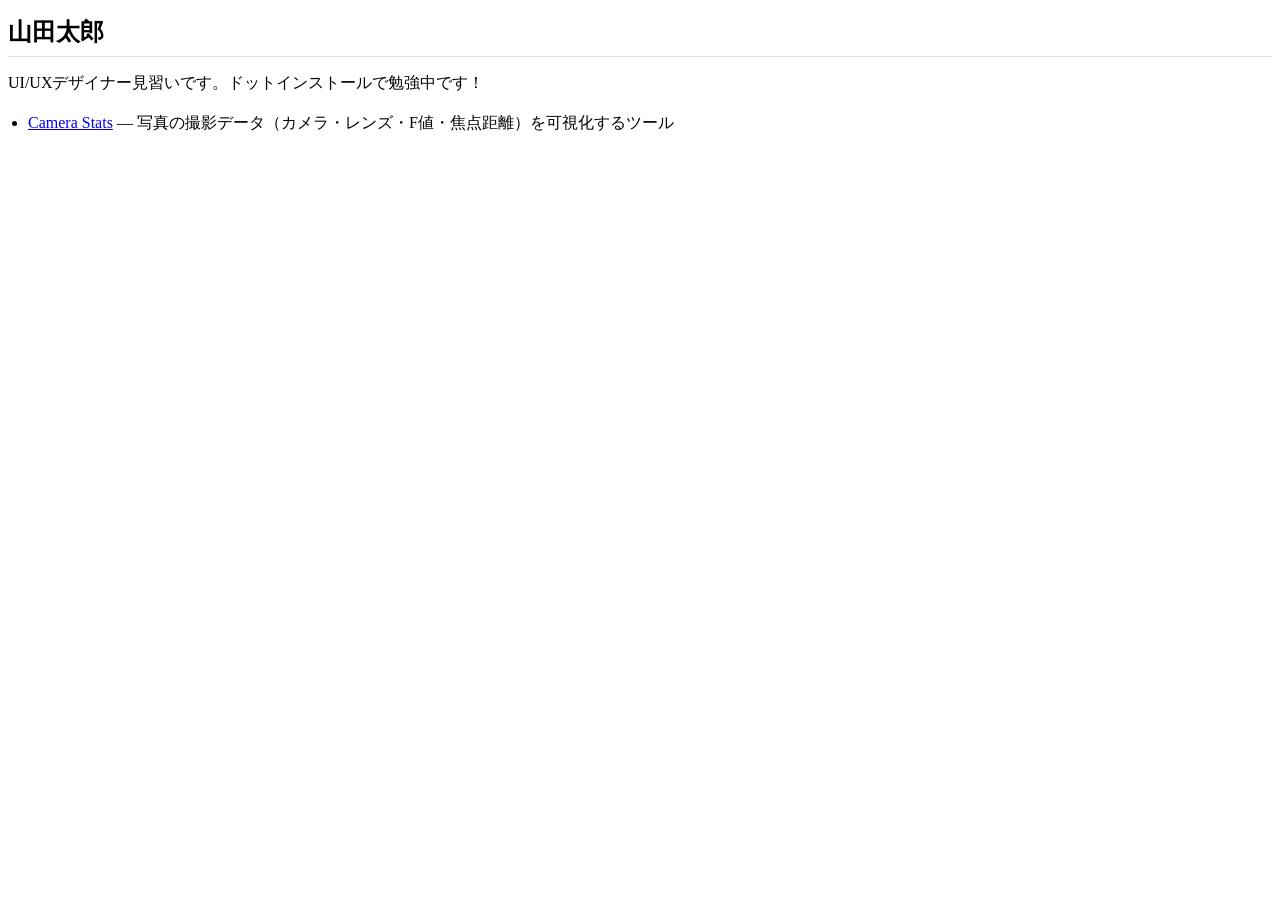
<file: index.html>
<!DOCTYPE html>
<html lang="ja">
  <head>
    <meta charset="utf-8">
    <title>山田太郎のポートフォリオサイト</title>
    <link rel="stylesheet" href="css/styles.css">
  </head>
  <body>
    <h1>山田太郎</h1>
    <p>UI/UXデザイナー見習いです。ドットインストールで勉強中です！</p>
    <ul>
      <li><a href="camera/">Camera Stats</a> — 写真の撮影データ（カメラ・レンズ・F値・焦点距離）を可視化するツール</li>
    </ul>
  </body>
</html>
</file>
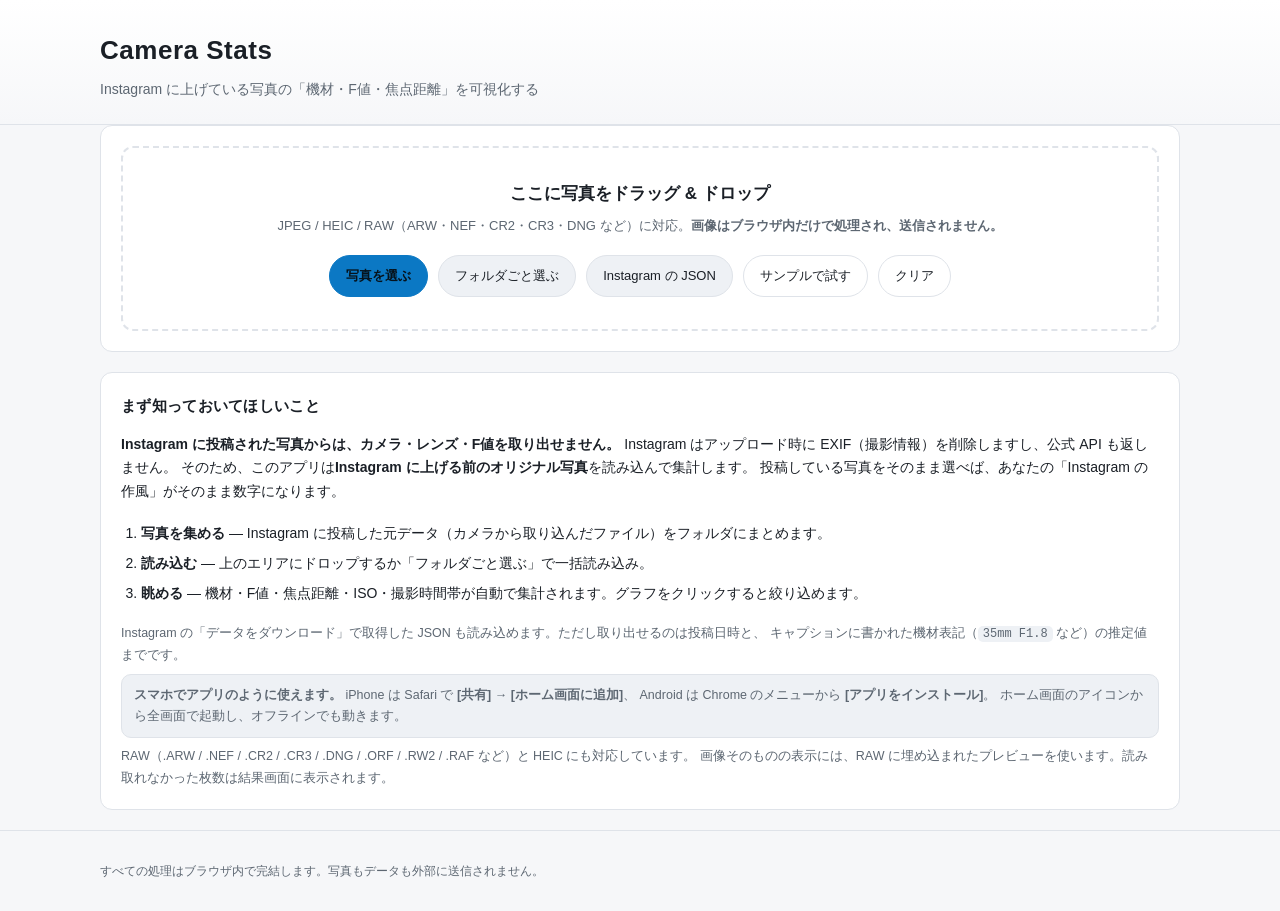
<file: camera/index.html>
<!DOCTYPE html>
<html lang="ja">
<head>
  <meta charset="utf-8">
  <meta name="viewport" content="width=device-width, initial-scale=1, viewport-fit=cover">
  <title>Camera Stats — 写真の撮影データ可視化</title>
  <meta name="description" content="手元の写真の EXIF（カメラ・レンズ・F値・焦点距離・ISO）をブラウザだけで集計して可視化します。画像はアップロードされません。">
  <link rel="stylesheet" href="css/app.css">

  <!-- ホーム画面に追加してアプリのように使うための設定 -->
  <link rel="manifest" href="manifest.webmanifest">
  <link rel="apple-touch-icon" href="icons/apple-touch-icon.png">
  <link rel="icon" href="icons/icon-192.png" type="image/png">
  <meta name="apple-mobile-web-app-capable" content="yes">
  <meta name="mobile-web-app-capable" content="yes">
  <meta name="apple-mobile-web-app-title" content="Camera Stats">
  <meta name="theme-color" content="#f6f7f9" media="(prefers-color-scheme: light)">
  <meta name="theme-color" content="#0e1116" media="(prefers-color-scheme: dark)">
</head>
<body>
  <header class="site-header">
    <div class="wrap">
      <h1>Camera Stats</h1>
      <p class="tagline">Instagram に上げている写真の「機材・F値・焦点距離」を可視化する</p>
    </div>
  </header>

  <main class="wrap">
    <section class="panel loader">
      <div id="dropzone" class="dropzone">
        <p class="dropzone-title">
          <span class="only-pointer">ここに写真をドラッグ &amp; ドロップ</span>
          <span class="only-touch">写真を選んで撮影データを集計</span>
        </p>
        <p class="dropzone-note">JPEG / HEIC / RAW（ARW・NEF・CR2・CR3・DNG など）に対応。<strong>画像はブラウザ内だけで処理され、送信されません。</strong></p>
        <div class="actions">
          <label class="btn btn-primary">
            写真を選ぶ
            <input type="file" id="fileInput"
                   accept="image/*,.heic,.heif,.dng,.arw,.sr2,.cr2,.cr3,.nef,.nrw,.raf,.orf,.rw2,.pef,.srw"
                   multiple hidden>
          </label>
          <label class="btn only-pointer">
            フォルダごと選ぶ
            <input type="file" id="folderInput" webkitdirectory directory multiple hidden>
          </label>
          <label class="btn">
            Instagram の JSON
            <input type="file" id="jsonInput" accept=".json,application/json" hidden>
          </label>
          <button type="button" class="btn btn-ghost" id="sampleBtn">サンプルで試す</button>
          <button type="button" class="btn btn-ghost" id="clearBtn">クリア</button>
        </div>
      </div>

      <div class="progress" id="progress" hidden>
        <div class="progress-track"><div class="progress-bar" id="progressBar"></div></div>
        <p class="progress-text" id="progressText"></p>
      </div>

      <p class="alert" id="errorBox" hidden></p>
    </section>

    <section class="panel intro" id="intro">
      <h2>まず知っておいてほしいこと</h2>
      <p class="lead">
        <strong>Instagram に投稿された写真からは、カメラ・レンズ・F値を取り出せません。</strong>
        Instagram はアップロード時に EXIF（撮影情報）を削除しますし、公式 API も返しません。
        そのため、このアプリは<strong>Instagram に上げる前のオリジナル写真</strong>を読み込んで集計します。
        投稿している写真をそのまま選べば、あなたの「Instagram の作風」がそのまま数字になります。
      </p>
      <ol class="steps">
        <li><strong>写真を集める</strong> — Instagram に投稿した元データ（カメラから取り込んだファイル）をフォルダにまとめます。</li>
        <li><strong>読み込む</strong> — 上のエリアにドロップするか「フォルダごと選ぶ」で一括読み込み。</li>
        <li><strong>眺める</strong> — 機材・F値・焦点距離・ISO・撮影時間帯が自動で集計されます。グラフをクリックすると絞り込めます。</li>
      </ol>
      <p class="fineprint">
        Instagram の「データをダウンロード」で取得した JSON も読み込めます。ただし取り出せるのは投稿日時と、
        キャプションに書かれた機材表記（<code>35mm F1.8</code> など）の推定値までです。
      </p>
      <p class="fineprint install-hint" id="installHint" hidden>
        <strong>スマホでアプリのように使えます。</strong>
        iPhone は Safari で <strong>[共有] → [ホーム画面に追加]</strong>、
        Android は Chrome のメニューから <strong>[アプリをインストール]</strong>。
        ホーム画面のアイコンから全画面で起動し、オフラインでも動きます。
      </p>
      <p class="fineprint">
        RAW（.ARW / .NEF / .CR2 / .CR3 / .DNG / .ORF / .RW2 / .RAF など）と HEIC にも対応しています。
        画像そのものの表示には、RAW に埋め込まれたプレビューを使います。読み取れなかった枚数は結果画面に表示されます。
      </p>
    </section>

    <div id="results" hidden>
      <div id="filterBar" class="filter-bar" hidden></div>

      <section class="stats" id="summary"></section>

      <p class="alert alert-info" id="noExifNote" hidden></p>
      <div class="alert alert-info" id="previewNote" hidden></div>

      <div class="grid">
        <section class="panel card">
          <h2>カメラボディ</h2>
          <p class="card-note">クリックでそのカメラだけに絞り込み</p>
          <div id="chartCamera"></div>
        </section>

        <section class="panel card">
          <h2>レンズ</h2>
          <p class="card-note">クリックでそのレンズだけに絞り込み</p>
          <div id="chartLens"></div>
        </section>

        <section class="panel card card-wide">
          <h2>焦点距離</h2>
          <label class="toggle">
            <input type="checkbox" id="focalToggle">
            <span>35mm換算で見る</span>
          </label>
          <div id="chartFocal"></div>
        </section>

        <section class="panel card">
          <h2>F値（絞り）</h2>
          <p class="card-note">数字が小さいほど背景がボケる設定</p>
          <div id="chartAperture"></div>
        </section>

        <section class="panel card">
          <h2>ISO 感度</h2>
          <div id="chartIso"></div>
        </section>

        <section class="panel card">
          <h2>シャッター速度</h2>
          <div id="chartShutter"></div>
        </section>

        <section class="panel card card-wide">
          <h2>撮影した時間帯</h2>
          <p class="card-note">0〜23時。golden hour に寄っているかが分かります</p>
          <div id="chartHour"></div>
        </section>

        <section class="panel card card-wide">
          <h2>月ごとの撮影枚数</h2>
          <div id="chartMonth"></div>
        </section>
      </div>

      <section class="panel card card-wide">
        <div class="table-head">
          <h2>写真一覧 <span class="count" id="tableCount"></span>
            <span class="count">— サムネイルをクリックするとフォトカードを作れます</span></h2>
          <button type="button" class="btn btn-ghost" id="csvBtn">CSV でダウンロード</button>
        </div>
        <div class="table-wrap">
          <table>
            <thead>
              <tr>
                <th></th>
                <th data-sort="name">ファイル名</th>
                <th data-sort="camera">カメラ</th>
                <th data-sort="lens">レンズ</th>
                <th data-sort="focalLength">焦点距離</th>
                <th data-sort="fNumber">F値</th>
                <th data-sort="exposureTime">SS</th>
                <th data-sort="iso">ISO</th>
                <th data-sort="dateTime">撮影日時</th>
              </tr>
            </thead>
            <tbody id="tableBody"></tbody>
          </table>
        </div>
      </section>
    </div>
  </main>

  <footer class="site-footer">
    <div class="wrap">
      <p>すべての処理はブラウザ内で完結します。写真もデータも外部に送信されません。</p>
    </div>
  </footer>

  <div class="modal" id="cardModal" hidden>
    <div class="modal-box" role="dialog" aria-label="フォトカードを作る">
      <div class="modal-head">
        <h2>フォトカードを作る</h2>
        <button type="button" class="btn btn-ghost" id="cardClose">閉じる</button>
      </div>

      <div class="modal-body">
        <div class="card-preview">
          <canvas id="cardCanvas"></canvas>
        </div>

        <div class="card-controls">
          <div class="control">
            <span class="control-label">向き</span>
            <div class="opts" id="cardOrientation"></div>
          </div>

          <div class="control">
            <span class="control-label">配色</span>
            <div class="opts" id="cardTheme"></div>
          </div>

          <div class="control">
            <span class="control-label">フォント</span>
            <div class="opts" id="cardFont"></div>
          </div>

          <div class="control">
            <span class="control-label">アクセント色</span>
            <div class="control-row">
              <input type="color" id="cardAccent" aria-label="アクセント色">
              <button type="button" class="btn btn-ghost" id="cardAccentReset">標準に戻す</button>
            </div>
          </div>

          <div class="control">
            <label class="control-label" for="cardTitle">タイトル（任意）</label>
            <input type="text" id="cardTitle" maxlength="40" placeholder="例: 神楽坂の夕暮れ">
          </div>

          <div class="control">
            <span class="control-label">載せる情報</span>
            <div class="items" id="cardItems"></div>
          </div>

          <p class="alert alert-info" id="cardNote" hidden>
            この写真はブラウザが直接表示できない形式のため、埋め込みプレビューを使っています。
            元の写真より解像度が低いので、カードの画質は粗くなります。
          </p>

          <button type="button" class="btn btn-primary" id="cardDownload">PNG でダウンロード</button>
          <p class="fineprint">元の写真ファイルは書き換えません。新しい画像として保存されます。</p>
        </div>
      </div>
    </div>
  </div>

  <script src="js/exif.js"></script>
  <script src="js/charts.js"></script>
  <script src="js/instagram.js"></script>
  <script src="js/card.js"></script>
  <script src="js/app.js"></script>
  <script>
    // オフラインで動かすためのサービスワーカー（対応していない環境では何もしない）
    if ('serviceWorker' in navigator) {
      window.addEventListener('load', function () {
        navigator.serviceWorker.register('sw.js').catch(function () {});
      });
    }
  </script>
</body>
</html>
</file>
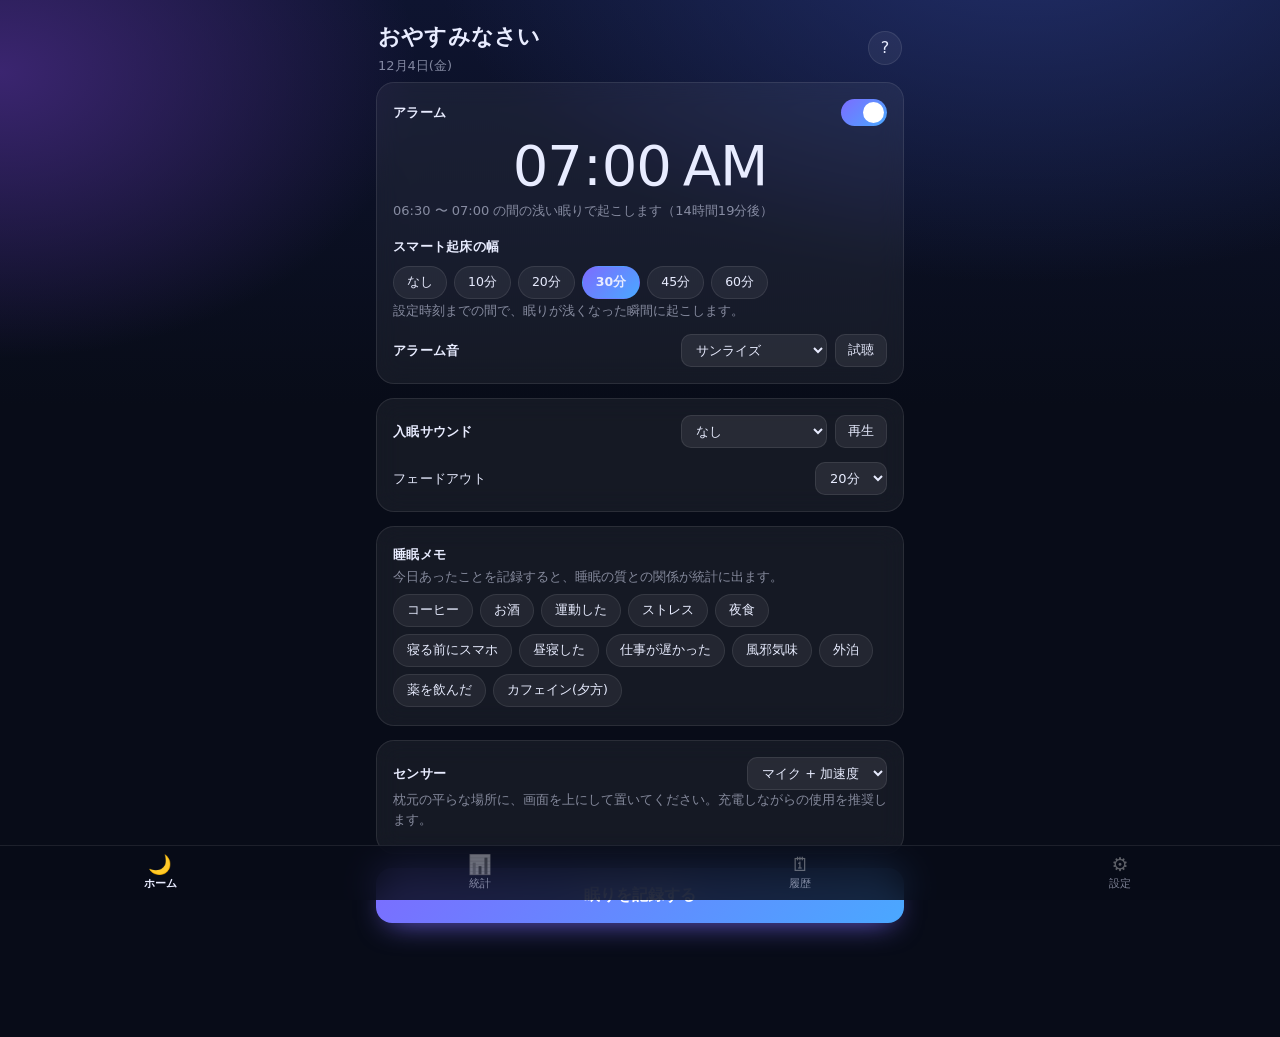
<file: sleep/index.html>
<!DOCTYPE html>
<html lang="ja">
<head>
<meta charset="utf-8">
<meta name="viewport" content="width=device-width, initial-scale=1, viewport-fit=cover, maximum-scale=1">
<title>Sleep Cycle Web - スマートアラームと睡眠分析</title>
<meta name="description" content="マイクと加速度センサーで睡眠を記録し、浅い眠りのタイミングで起こすスマートアラーム付きの睡眠アプリ。">
<meta name="theme-color" content="#0b1020">
<meta name="apple-mobile-web-app-capable" content="yes">
<meta name="apple-mobile-web-app-status-bar-style" content="black-translucent">
<meta name="apple-mobile-web-app-title" content="Sleep">
<link rel="manifest" href="manifest.webmanifest">
<link rel="icon" href="icons/icon.svg" type="image/svg+xml">
<link rel="apple-touch-icon" href="icons/icon-180.png">
<link rel="stylesheet" href="css/app.css">
</head>
<body>

<div id="app">

  <!-- ========================= ホーム ========================= -->
  <section class="view" id="view-home">
    <header class="app-header">
      <div>
        <h1>おやすみなさい</h1>
        <p class="sub" id="home-date"></p>
      </div>
      <button class="icon-btn" id="btn-help" aria-label="使い方">?</button>
    </header>

    <div class="card alarm-card">
      <div class="row between">
        <span class="label">アラーム</span>
        <label class="switch">
          <input type="checkbox" id="alarm-enabled" checked>
          <span class="slider"></span>
        </label>
      </div>
      <div class="alarm-time-wrap">
        <input type="time" id="alarm-time" value="07:00">
      </div>
      <p class="hint" id="alarm-hint"></p>

      <div class="field">
        <span class="label">スマート起床の幅</span>
        <div class="chips" id="window-chips">
          <button class="chip" data-v="0">なし</button>
          <button class="chip" data-v="10">10分</button>
          <button class="chip" data-v="20">20分</button>
          <button class="chip" data-v="30">30分</button>
          <button class="chip" data-v="45">45分</button>
          <button class="chip" data-v="60">60分</button>
        </div>
        <p class="hint">設定時刻までの間で、眠りが浅くなった瞬間に起こします。</p>
      </div>

      <div class="field row between">
        <span class="label">アラーム音</span>
        <div class="row gap8">
          <select id="melody"></select>
          <button class="mini-btn" id="btn-preview-melody">試聴</button>
        </div>
      </div>
    </div>

    <div class="card">
      <div class="row between">
        <span class="label">入眠サウンド</span>
        <div class="row gap8">
          <select id="aid-sound"></select>
          <button class="mini-btn" id="btn-aid-toggle">再生</button>
        </div>
      </div>
      <div class="field row between">
        <span class="label small">フェードアウト</span>
        <select id="aid-fade">
          <option value="0">なし</option>
          <option value="10">10分</option>
          <option value="20">20分</option>
          <option value="30">30分</option>
          <option value="60">60分</option>
        </select>
      </div>
    </div>

    <div class="card">
      <span class="label">睡眠メモ</span>
      <p class="hint">今日あったことを記録すると、睡眠の質との関係が統計に出ます。</p>
      <div class="chips wrap" id="note-chips"></div>
    </div>

    <div class="card sensor-card">
      <div class="row between">
        <span class="label">センサー</span>
        <select id="sensor">
          <option value="both">マイク + 加速度</option>
          <option value="mic">マイクのみ</option>
          <option value="motion">加速度のみ</option>
        </select>
      </div>
      <p class="hint">枕元の平らな場所に、画面を上にして置いてください。充電しながらの使用を推奨します。</p>
    </div>

    <button class="primary-btn" id="btn-start">眠りを記録する</button>

    <div id="home-last"></div>
    <div class="spacer"></div>
  </section>

  <!-- ========================= 統計 ========================= -->
  <section class="view" id="view-stats" hidden>
    <header class="app-header"><h1>統計</h1></header>
    <div class="range-tabs" id="range-tabs">
      <button class="range-tab" data-v="7">7日</button>
      <button class="range-tab" data-v="30">30日</button>
      <button class="range-tab" data-v="90">90日</button>
    </div>
    <div id="stats-body"></div>
    <div class="spacer"></div>
  </section>

  <!-- ========================= 履歴 ========================= -->
  <section class="view" id="view-history" hidden>
    <header class="app-header"><h1>履歴</h1></header>
    <div id="history-list"></div>
    <div class="spacer"></div>
  </section>

  <!-- ========================= 設定 ========================= -->
  <section class="view" id="view-settings" hidden>
    <header class="app-header"><h1>設定</h1></header>

    <div class="card">
      <div class="field row between">
        <span class="label">目標睡眠時間</span>
        <select id="goal-min">
          <option value="360">6時間</option>
          <option value="420">7時間</option>
          <option value="450">7時間30分</option>
          <option value="480">8時間</option>
          <option value="510">8時間30分</option>
          <option value="540">9時間</option>
        </select>
      </div>
      <div class="field row between">
        <span class="label">徐々に音量を上げる</span>
        <label class="switch"><input type="checkbox" id="set-gradual"><span class="slider"></span></label>
      </div>
      <div class="field row between">
        <span class="label">バイブレーション</span>
        <label class="switch"><input type="checkbox" id="set-vibrate"><span class="slider"></span></label>
      </div>
      <div class="field row between">
        <span class="label">スヌーズ</span>
        <label class="switch"><input type="checkbox" id="set-snooze"><span class="slider"></span></label>
      </div>
      <div class="field row between">
        <span class="label small">インテリジェントスヌーズ<br><span class="hint">押すたびに間隔が半分になります</span></span>
        <label class="switch"><input type="checkbox" id="set-snooze-smart"><span class="slider"></span></label>
      </div>
      <div class="field row between">
        <span class="label">いびき・寝言の録音</span>
        <label class="switch"><input type="checkbox" id="set-record"><span class="slider"></span></label>
      </div>
      <div class="field row between">
        <span class="label">記録中に画面を暗くする</span>
        <label class="switch"><input type="checkbox" id="set-dim"><span class="slider"></span></label>
      </div>
    </div>

    <div class="card">
      <span class="label">データ</span>
      <div class="btn-row">
        <button class="mini-btn" id="btn-export">エクスポート</button>
        <button class="mini-btn" id="btn-import">インポート</button>
        <input type="file" id="import-file" accept="application/json" hidden>
      </div>
      <div class="btn-row">
        <button class="mini-btn" id="btn-sample">サンプルデータを追加</button>
        <button class="mini-btn danger" id="btn-clear">全データを削除</button>
      </div>
      <p class="hint">データはこの端末のブラウザ内にのみ保存されます。サーバーには何も送信しません。</p>
    </div>

    <div class="card">
      <span class="label">この Web アプリについて</span>
      <p class="hint" id="about-text"></p>
    </div>
    <div class="spacer"></div>
  </section>

  <!-- ========================= 記録詳細 ========================= -->
  <section class="view" id="view-detail" hidden>
    <header class="app-header">
      <button class="icon-btn" id="btn-detail-back" aria-label="戻る">‹</button>
      <h1 id="detail-title">記録</h1>
      <button class="icon-btn danger" id="btn-detail-delete" aria-label="削除">🗑</button>
    </header>
    <div id="detail-body"></div>
    <div class="spacer"></div>
  </section>

  <!-- ========================= タブバー ========================= -->
  <nav id="tabbar">
    <button class="tab" data-view="home"><span>🌙</span>ホーム</button>
    <button class="tab" data-view="stats"><span>📊</span>統計</button>
    <button class="tab" data-view="history"><span>🗓</span>履歴</button>
    <button class="tab" data-view="settings"><span>⚙️</span>設定</button>
  </nav>
</div>

<!-- ========================= 記録中（全画面） ========================= -->
<div id="night" hidden>
  <div class="night-inner">
    <div class="night-top">
      <span id="night-status">記録中</span>
      <span id="night-sensors"></span>
    </div>
    <div class="night-clock" id="night-clock">--:--</div>
    <div class="night-alarm" id="night-alarm"></div>
    <canvas id="night-canvas"></canvas>
    <div class="night-meta">
      <div><b id="night-elapsed">0分</b><span>経過</span></div>
      <div><b id="night-depth">-</b><span>いまの状態</span></div>
      <div><b id="night-snore">0分</b><span>いびき</span></div>
    </div>
    <div class="night-actions">
      <button class="ghost-btn" id="btn-night-sound">サウンド</button>
      <button class="ghost-btn" id="btn-night-dim">明るさ</button>
      <button class="ghost-btn danger" id="btn-night-stop">長押しで停止</button>
    </div>
    <p class="night-hint">画面を消さずに、このまま置いておいてください。</p>
  </div>
</div>

<!-- ========================= アラーム鳴動 ========================= -->
<div id="ringing" hidden>
  <div class="ring-inner">
    <div class="sun"></div>
    <div class="ring-clock" id="ring-clock">--:--</div>
    <p id="ring-msg">おはようございます</p>
    <button class="primary-btn" id="btn-ring-stop">起きる</button>
    <button class="ghost-btn" id="btn-ring-snooze">スヌーズ</button>
  </div>
</div>

<!-- ========================= 起床後のまとめ ========================= -->
<div id="morning" hidden>
  <div class="morning-inner">
    <header class="app-header"><h1>今朝のまとめ</h1></header>
    <div id="morning-body"></div>
    <div class="card">
      <span class="label">目覚めの気分は？</span>
      <div class="moods" id="mood-picker">
        <button data-v="1">😫</button>
        <button data-v="2">😕</button>
        <button data-v="3">😐</button>
        <button data-v="4">🙂</button>
        <button data-v="5">😄</button>
      </div>
    </div>
    <button class="primary-btn" id="btn-morning-done">完了</button>
    <div class="spacer"></div>
  </div>
</div>

<!-- ========================= 使い方 ========================= -->
<div id="help" hidden>
  <div class="help-inner">
    <header class="app-header">
      <h1>使い方</h1>
      <button class="icon-btn" id="btn-help-close">×</button>
    </header>
    <div class="card">
      <h3>1. アラームを設定する</h3>
      <p>起きたい時刻と「スマート起床の幅」を決めます。30分に設定すると、6:30〜7:00 の間で眠りが浅くなった瞬間にアラームが鳴ります。</p>
      <h3>2. 端末を枕元に置く</h3>
      <p>マットレスの上、または枕の横の平らな場所に画面を上にして置いてください。マイクの寝返り音と加速度センサーの振動から睡眠の深さを推定します。</p>
      <h3>3. そのまま眠る</h3>
      <p>画面は自動で暗くなります。<b>アプリを閉じたり画面をロックしたりしないでください。</b>ブラウザはバックグラウンドで動き続けられないため、記録もアラームも止まってしまいます。充電しながらのご使用をおすすめします。</p>
      <h3>ネイティブアプリとの違い</h3>
      <p>Web アプリのため、画面消灯中の動作・OS のアラーム権限・ヘルスケア連携・Apple Watch 連携はできません。それ以外の機能（睡眠グラフ、スマートアラーム、いびき録音、統計、入眠サウンド）は動作します。</p>
      <h3>プライバシー</h3>
      <p>音声も睡眠データもすべて端末内で処理・保存され、外部に送信されることはありません。</p>
    </div>
    <div class="spacer"></div>
  </div>
</div>

<script type="module" src="js/app.js"></script>
</body>
</html>
</file>
<file: css/styles.css>
h1 {
  font-size: 24px;
  padding-bottom: 8px;
  border-bottom: 1px solid #ddd;
}
h2 {
  font-size: 18px;
  margin-top: 32px;
}

ul {
  padding-left: 20px;
}

li {
  margin-bottom: 8px;
  line-height: 1.6;
}
</file>
<file: camera/css/app.css>
:root {
  --bg: #0e1116;
  --bg-elevated: #161b22;
  --bg-input: #1c222b;
  --line: #262d38;
  --text: #e6edf3;
  --text-dim: #9aa7b4;
  --accent: #4cc2ff;
  --accent-2: #ff9f6b;
  --accent-soft: rgba(76, 194, 255, 0.16);
  --danger: #ff8080;
  --radius: 12px;
}

@media (prefers-color-scheme: light) {
  :root {
    --bg: #f6f7f9;
    --bg-elevated: #ffffff;
    --bg-input: #eef1f5;
    --line: #dfe3e9;
    --text: #1a1f26;
    --text-dim: #5d6772;
    --accent: #0b78c4;
    --accent-2: #d2601a;
    --accent-soft: rgba(11, 120, 196, 0.12);
    --danger: #b3261e;
  }
}

* { box-sizing: border-box; }

body {
  margin: 0;
  background: var(--bg);
  color: var(--text);
  font-family: -apple-system, BlinkMacSystemFont, "Hiragino Sans", "Noto Sans JP",
    "Yu Gothic UI", Meiryo, sans-serif;
  line-height: 1.7;
  -webkit-font-smoothing: antialiased;
}

.wrap {
  max-width: 1120px;
  margin: 0 auto;
  padding: 0 20px;
}

.site-header {
  border-bottom: 1px solid var(--line);
  padding: 28px 0 22px;
  background: linear-gradient(180deg, var(--bg-elevated), var(--bg));
}

.site-header h1 {
  margin: 0;
  font-size: 26px;
  letter-spacing: 0.02em;
}

.tagline {
  margin: 6px 0 0;
  color: var(--text-dim);
  font-size: 14px;
}

main { padding: 24px 20px 64px; }

.panel {
  background: var(--bg-elevated);
  border: 1px solid var(--line);
  border-radius: var(--radius);
  padding: 20px;
  margin-bottom: 20px;
}

h2 {
  font-size: 15px;
  margin: 0 0 4px;
  letter-spacing: 0.02em;
}

/* ------------------------------------------------------------- 読み込み UI */

.dropzone {
  border: 2px dashed var(--line);
  border-radius: var(--radius);
  padding: 32px 20px;
  text-align: center;
  transition: border-color 0.15s, background 0.15s;
}

.dropzone.is-over {
  border-color: var(--accent);
  background: var(--accent-soft);
}

.dropzone-title {
  margin: 0 0 6px;
  font-size: 17px;
  font-weight: 700;
}

.dropzone-note {
  margin: 0 0 18px;
  color: var(--text-dim);
  font-size: 13px;
}

.actions {
  display: flex;
  flex-wrap: wrap;
  gap: 10px;
  justify-content: center;
}

.btn {
  display: inline-block;
  padding: 9px 16px;
  border-radius: 999px;
  border: 1px solid var(--line);
  background: var(--bg-input);
  color: var(--text);
  font-size: 13px;
  font-family: inherit;
  cursor: pointer;
  transition: border-color 0.15s, transform 0.05s;
}

.btn:hover { border-color: var(--accent); }
.btn:active { transform: translateY(1px); }

.btn-primary {
  background: var(--accent);
  border-color: var(--accent);
  color: #06131c;
  font-weight: 700;
}

.btn-ghost { background: transparent; }

.progress { margin-top: 16px; }

.progress-track {
  height: 6px;
  background: var(--bg-input);
  border-radius: 999px;
  overflow: hidden;
}

.progress-bar {
  height: 100%;
  width: 0;
  background: var(--accent);
  transition: width 0.2s;
}

.progress-text {
  margin: 6px 0 0;
  font-size: 12px;
  color: var(--text-dim);
}

.alert {
  margin: 16px 0 0;
  padding: 12px 14px;
  border-radius: 10px;
  border: 1px solid var(--danger);
  color: var(--danger);
  font-size: 13px;
  background: rgba(255, 128, 128, 0.08);
}

.alert-info {
  border-color: var(--accent);
  color: var(--text-dim);
  background: var(--accent-soft);
  margin-bottom: 20px;
}

.alert-info p { margin: 0; }
.alert-info .note-sub { margin-top: 8px; color: var(--text-dim); }

/* --------------------------------------------------------------- 説明ブロック */

.intro .lead { font-size: 14px; }

.steps {
  margin: 18px 0;
  padding-left: 20px;
  font-size: 14px;
}

.steps li { margin-bottom: 6px; }

.fineprint {
  font-size: 12.5px;
  color: var(--text-dim);
  margin: 8px 0 0;
}

code {
  background: var(--bg-input);
  padding: 1px 5px;
  border-radius: 5px;
  font-size: 12px;
}

/* ------------------------------------------------------------------ 集計表示 */

.filter-bar {
  display: flex;
  flex-wrap: wrap;
  gap: 8px;
  margin-bottom: 16px;
}

.chip {
  border: 1px solid var(--accent);
  background: var(--accent-soft);
  color: var(--text);
  border-radius: 999px;
  padding: 5px 12px;
  font-size: 12.5px;
  font-family: inherit;
  cursor: pointer;
}

.chip-clear {
  border-color: var(--line);
  background: transparent;
  color: var(--text-dim);
}

.stats {
  display: grid;
  grid-template-columns: repeat(auto-fit, minmax(150px, 1fr));
  gap: 12px;
  margin-bottom: 20px;
}

.stat {
  min-width: 0;
  background: var(--bg-elevated);
  border: 1px solid var(--line);
  border-radius: var(--radius);
  padding: 14px 16px;
  display: flex;
  flex-direction: column;
  gap: 2px;
}

.stat span {
  font-size: 12px;
  color: var(--text-dim);
}

.stat strong {
  font-size: 22px;
  line-height: 1.3;
  font-variant-numeric: tabular-nums;
}

.stat em {
  font-style: normal;
  font-size: 11.5px;
  color: var(--text-dim);
  overflow: hidden;
  text-overflow: ellipsis;
  white-space: nowrap;
}

.grid {
  display: grid;
  grid-template-columns: repeat(auto-fit, minmax(330px, 1fr));
  gap: 20px;
  margin-bottom: 20px;
}

.grid .panel { margin-bottom: 0; min-width: 0; }

.card-wide { grid-column: 1 / -1; }

.card-note {
  margin: 0 0 12px;
  font-size: 12px;
  color: var(--text-dim);
}

.toggle {
  display: inline-flex;
  align-items: center;
  gap: 6px;
  font-size: 12px;
  color: var(--text-dim);
  margin-bottom: 12px;
  cursor: pointer;
}

.chart-empty {
  color: var(--text-dim);
  font-size: 13px;
  margin: 12px 0 0;
}

/* -------------------------------------------------------------------- 横棒 */

.bars { display: flex; flex-direction: column; gap: 10px; }

.bar-row {
  display: block;
  width: 100%;
  text-align: left;
  background: none;
  border: none;
  padding: 4px 6px;
  border-radius: 8px;
  font-family: inherit;
  color: inherit;
  cursor: pointer;
}

button.bar-row:hover { background: var(--accent-soft); }
button.column:hover .column-fill { filter: brightness(1.15); }
button.column { cursor: pointer; }
.bar-row.is-active { background: var(--accent-soft); outline: 1px solid var(--accent); }

.bar-head {
  display: flex;
  justify-content: space-between;
  gap: 12px;
  font-size: 12.5px;
  margin-bottom: 4px;
  min-width: 0;
}

.bar-label {
  flex: 1 1 auto;
  min-width: 0;
  overflow: hidden;
  text-overflow: ellipsis;
  white-space: nowrap;
}

.bar-value {
  flex: 0 0 auto;
  color: var(--text-dim);
  white-space: nowrap;
  font-variant-numeric: tabular-nums;
}

.bar-track {
  height: 8px;
  background: var(--bg-input);
  border-radius: 999px;
  overflow: hidden;
}

.bar-fill {
  height: 100%;
  background: linear-gradient(90deg, var(--accent), var(--accent-2));
  border-radius: 999px;
}

.bar-sub {
  font-size: 11.5px;
  color: var(--text-dim);
  overflow: hidden;
  text-overflow: ellipsis;
  white-space: nowrap;
}

/* -------------------------------------------------------------------- 縦棒 */

.columns {
  display: flex;
  align-items: flex-end;
  gap: 8px;
  height: 200px;
  overflow-x: auto;
  padding-bottom: 4px;
}

.columns.is-dense { gap: 4px; }

.column {
  flex: 1 1 0;
  min-width: 26px;
  display: flex;
  flex-direction: column;
  justify-content: flex-end;
  height: 100%;
  background: none;
  border: none;
  padding: 0;
  font-family: inherit;
  color: inherit;
}

.columns.is-dense .column { min-width: 20px; }

.column-count {
  font-size: 10.5px;
  color: var(--text-dim);
  text-align: center;
  height: 14px;
  font-variant-numeric: tabular-nums;
}

.column-track {
  flex: 1 1 auto;
  display: flex;
  align-items: flex-end;
  border-bottom: 1px solid var(--line);
}

.column-fill {
  width: 100%;
  background: linear-gradient(180deg, var(--accent), var(--accent-2));
  border-radius: 5px 5px 0 0;
  min-height: 2px;
}

.column-label {
  font-size: 10px;
  color: var(--text-dim);
  text-align: center;
  margin-top: 6px;
  white-space: nowrap;
  overflow: hidden;
  text-overflow: ellipsis;
}

/* -------------------------------------------------------------------- 表 */

.table-head {
  display: flex;
  align-items: center;
  justify-content: space-between;
  gap: 12px;
  margin-bottom: 12px;
}

.count { color: var(--text-dim); font-size: 12px; font-weight: 400; }

.table-wrap {
  overflow-x: auto;
  max-height: 520px;
  overflow-y: auto;
  border: 1px solid var(--line);
  border-radius: 10px;
}

table {
  width: 100%;
  border-collapse: collapse;
  font-size: 12.5px;
}

th, td {
  padding: 7px 10px;
  text-align: left;
  border-bottom: 1px solid var(--line);
  white-space: nowrap;
}

thead th {
  position: sticky;
  top: 0;
  background: var(--bg-input);
  z-index: 1;
  font-size: 12px;
  color: var(--text-dim);
}

th[data-sort] { cursor: pointer; user-select: none; }
th[data-sort]:hover { color: var(--text); }
th.is-sorted { color: var(--accent); }
th.is-sorted::after { content: ' ▾'; }
th.is-sorted[data-dir="asc"]::after { content: ' ▴'; }

tbody tr:hover { background: var(--accent-soft); }

.cell-thumb { width: 44px; padding: 4px 6px; }

.cell-thumb img {
  width: 34px;
  height: 34px;
  object-fit: cover;
  border-radius: 5px;
  display: block;
}

.cell-thumb a { display: block; }
.cell-thumb a:hover img { outline: 2px solid var(--accent); }

/* 表示できない形式（HEIC など）は拡張子バッジで代替する */
.thumb-none {
  display: flex;
  align-items: center;
  justify-content: center;
  width: 34px;
  height: 34px;
  border-radius: 5px;
  border: 1px dashed var(--line);
  color: var(--text-dim);
  font-size: 9px;
  letter-spacing: 0.02em;
}

.cell-name {
  max-width: 200px;
  overflow: hidden;
  text-overflow: ellipsis;
}

tr.is-estimated td { color: var(--text-dim); font-style: italic; }

.site-footer {
  border-top: 1px solid var(--line);
  padding: 18px 0;
  color: var(--text-dim);
  font-size: 12px;
}

@media (max-width: 640px) {
  .grid { grid-template-columns: 1fr; }
  .stat strong { font-size: 19px; }
  .columns { height: 170px; }
}

/* ------------------------------------------------------------ フォトカード */

body.is-locked { overflow: hidden; }

.thumb-btn {
  padding: 0;
  border: none;
  background: none;
  cursor: pointer;
  display: block;
  border-radius: 5px;
}

.thumb-btn:hover img { outline: 2px solid var(--accent); }

/* display 指定が hidden 属性に勝ってしまうため、明示的に打ち消す */
.modal[hidden] { display: none; }

.modal {
  position: fixed;
  inset: 0;
  background: rgba(0, 0, 0, 0.6);
  display: flex;
  align-items: flex-start;
  justify-content: center;
  padding: 24px 16px;
  overflow-y: auto;
  z-index: 50;
}

.modal-box {
  background: var(--bg-elevated);
  border: 1px solid var(--line);
  border-radius: var(--radius);
  width: min(1000px, 100%);
  padding: 20px;
}

.modal-head {
  display: flex;
  align-items: center;
  justify-content: space-between;
  gap: 12px;
  margin-bottom: 16px;
}

.modal-head h2 { font-size: 16px; margin: 0; }

.modal-body {
  display: grid;
  grid-template-columns: minmax(0, 1.2fr) minmax(0, 0.8fr);
  gap: 24px;
  align-items: start;
}

.card-preview {
  min-width: 0;
  display: flex;
  align-items: center;
  justify-content: center;
  background: var(--bg-input);
  border-radius: 10px;
  padding: 16px;
  min-height: 240px;
}

#cardCanvas {
  max-width: 100%;
  max-height: 62vh;
  border-radius: 4px;
  box-shadow: 0 6px 24px rgba(0, 0, 0, 0.25);
}

.card-controls { display: flex; flex-direction: column; gap: 16px; }

.control { display: flex; flex-direction: column; gap: 7px; }

.control-label {
  font-size: 12px;
  color: var(--text-dim);
  letter-spacing: 0.02em;
}

.control-row { display: flex; align-items: center; gap: 10px; }

.control input[type="text"] {
  background: var(--bg-input);
  border: 1px solid var(--line);
  border-radius: 8px;
  color: var(--text);
  font-family: inherit;
  font-size: 13px;
  padding: 8px 10px;
}

.control input[type="color"] {
  width: 44px;
  height: 32px;
  padding: 2px;
  border: 1px solid var(--line);
  border-radius: 8px;
  background: var(--bg-input);
  cursor: pointer;
}

.opts { display: flex; flex-wrap: wrap; gap: 6px; }

.opt {
  display: inline-flex;
  align-items: center;
  gap: 6px;
  border: 1px solid var(--line);
  background: var(--bg-input);
  color: var(--text);
  border-radius: 999px;
  padding: 6px 12px;
  font-size: 12.5px;
  font-family: inherit;
  cursor: pointer;
}

.opt:hover { border-color: var(--accent); }

.opt.is-active {
  border-color: var(--accent);
  background: var(--accent-soft);
  font-weight: 700;
}

.opt-dot {
  width: 12px;
  height: 12px;
  border-radius: 50%;
  border: 1px solid;
  display: inline-block;
}

.modal .btn-primary { align-self: flex-start; }

@media (max-width: 800px) {
  .modal-body { grid-template-columns: minmax(0, 1fr); }
  #cardCanvas { max-height: 44vh; }
}

/* カードに載せる項目の選択 */

.items {
  display: flex;
  flex-direction: column;
  gap: 10px;
}

.item-group {
  display: flex;
  flex-wrap: wrap;
  align-items: center;
  gap: 4px 14px;
}

.item-group-label {
  flex: 0 0 100%;
  font-size: 11px;
  color: var(--text-dim);
  opacity: 0.8;
}

.items .toggle { margin-bottom: 0; }
.items .toggle.is-empty { opacity: 0.45; }

/* ホーム画面アプリとして起動したときの表示調整 */

body {
  padding-left: env(safe-area-inset-left);
  padding-right: env(safe-area-inset-right);
}

.site-footer { padding-bottom: calc(18px + env(safe-area-inset-bottom)); }

.install-hint {
  border: 1px solid var(--line);
  border-radius: 10px;
  padding: 10px 12px;
  background: var(--bg-input);
}

@media (display-mode: standalone) {
  /* アプリとして起動したときは、ブラウザで見る前提の文言を控えめにする */
  .site-header { padding-top: calc(18px + env(safe-area-inset-top)); }
}

/* タッチ端末ではドラッグ&ドロップができないため、文言を差し替える */

.only-touch { display: none; }

@media (hover: none) and (pointer: coarse) {
  .only-pointer { display: none !important; }
  .only-touch { display: inline; }
}
</file>
<file: sleep/css/app.css>
:root {
  --bg: #080c18;
  --bg2: #0e1430;
  --card: rgba(255, 255, 255, 0.055);
  --card-brd: rgba(255, 255, 255, 0.09);
  --fg: #e8ecff;
  --muted: rgba(226, 232, 255, 0.55);
  --accent: #7c6cff;
  --accent2: #4aa8ff;
  --warn: #ff8bb0;
  --gold: #ffb547;
  --safe-top: env(safe-area-inset-top, 0px);
  --safe-bot: env(safe-area-inset-bottom, 0px);
}

* { box-sizing: border-box; -webkit-tap-highlight-color: transparent; }
[hidden] { display: none !important; }

html, body {
  margin: 0;
  padding: 0;
  min-height: 100%;
  background: var(--bg);
  color: var(--fg);
  font-family: -apple-system, BlinkMacSystemFont, 'Hiragino Sans', 'Noto Sans JP', 'Segoe UI', system-ui, sans-serif;
  font-size: 15px;
  line-height: 1.55;
  overscroll-behavior-y: none;
}

body {
  background:
    radial-gradient(1000px 620px at 80% -10%, #222f6b 0%, transparent 60%),
    radial-gradient(760px 520px at 0% 8%, #3b2570 0%, transparent 55%),
    linear-gradient(180deg, var(--bg2) 0%, var(--bg) 45%);
  background-attachment: fixed;
}

#app { max-width: 560px; margin: 0 auto; padding: calc(var(--safe-top) + 8px) 16px 0; }

.view { animation: fade .25s ease; }
@keyframes fade { from { opacity: 0; transform: translateY(6px); } to { opacity: 1; transform: none; } }

.app-header { display: flex; align-items: center; justify-content: space-between; gap: 8px; padding: 12px 2px 6px; }
.app-header h1 { font-size: 22px; font-weight: 650; margin: 0; letter-spacing: .01em; flex: 1; }
.app-header .sub { margin: 2px 0 0; color: var(--muted); font-size: 13px; }

.card {
  background: var(--card);
  border: 1px solid var(--card-brd);
  border-radius: 18px;
  padding: 16px;
  margin-bottom: 14px;
  backdrop-filter: blur(12px);
}
.card h3 { font-size: 14px; margin: 16px 0 4px; }
.card h3:first-child { margin-top: 0; }
.card p { margin: 0 0 8px; font-size: 13px; color: var(--muted); }

.label { font-size: 13px; font-weight: 600; letter-spacing: .02em; }
.label.small { font-weight: 500; }
.hint { font-size: 11.5px; color: var(--muted); margin: 6px 0 0; line-height: 1.5; }
.row { display: flex; align-items: center; }
.row.between { justify-content: space-between; }
.gap8 { gap: 8px; }
.field { margin-top: 14px; }
.spacer { height: 100px; }
.btn-row { display: flex; gap: 8px; margin-top: 10px; flex-wrap: wrap; }

/* アラーム時刻 */
.alarm-time-wrap { text-align: center; margin: 6px 0 2px; }
input[type=time] {
  background: transparent;
  border: none;
  color: var(--fg);
  font-size: 56px;
  font-weight: 250;
  font-variant-numeric: tabular-nums;
  letter-spacing: -.02em;
  text-align: center;
  font-family: inherit;
  padding: 0;
}
input[type=time]::-webkit-calendar-picker-indicator { display: none; }
.alarm-card.off { opacity: .5; }

select {
  background: rgba(255,255,255,.08);
  color: var(--fg);
  border: 1px solid var(--card-brd);
  border-radius: 10px;
  padding: 7px 10px;
  font-size: 13px;
  font-family: inherit;
}

.chips { display: flex; gap: 7px; margin-top: 8px; overflow-x: auto; padding-bottom: 2px; scrollbar-width: none; }
.chips::-webkit-scrollbar { display: none; }
.chips.wrap { flex-wrap: wrap; overflow: visible; }
.chip {
  flex: 0 0 auto;
  background: rgba(255,255,255,.06);
  border: 1px solid var(--card-brd);
  color: var(--fg);
  border-radius: 999px;
  padding: 7px 13px;
  font-size: 12.5px;
  font-family: inherit;
  cursor: pointer;
  transition: .15s;
}
.chip.on { background: linear-gradient(135deg, var(--accent), var(--accent2)); border-color: transparent; font-weight: 600; }

.switch { position: relative; display: inline-block; width: 46px; height: 27px; flex: 0 0 auto; }
.switch input { opacity: 0; width: 0; height: 0; }
.slider { position: absolute; inset: 0; background: rgba(255,255,255,.15); border-radius: 999px; transition: .2s; }
.slider:before { content: ''; position: absolute; height: 21px; width: 21px; left: 3px; top: 3px; background: #fff; border-radius: 50%; transition: .2s; }
.switch input:checked + .slider { background: linear-gradient(135deg, var(--accent), var(--accent2)); }
.switch input:checked + .slider:before { transform: translateX(19px); }

.primary-btn {
  width: 100%;
  border: none;
  border-radius: 16px;
  padding: 17px;
  font-size: 16px;
  font-weight: 650;
  font-family: inherit;
  color: #fff;
  background: linear-gradient(135deg, #7c6cff, #4aa8ff);
  box-shadow: 0 10px 30px -12px rgba(124,108,255,.9);
  cursor: pointer;
  margin-bottom: 14px;
}
.primary-btn:active { transform: scale(.985); }

.ghost-btn {
  border: 1px solid var(--card-brd);
  background: rgba(255,255,255,.05);
  color: var(--fg);
  border-radius: 14px;
  padding: 12px 18px;
  font-size: 14px;
  font-family: inherit;
  cursor: pointer;
}
.mini-btn {
  border: 1px solid var(--card-brd);
  background: rgba(255,255,255,.07);
  color: var(--fg);
  border-radius: 10px;
  padding: 7px 12px;
  font-size: 12.5px;
  font-family: inherit;
  cursor: pointer;
}
.mini-btn.danger, .ghost-btn.danger, .icon-btn.danger { color: var(--warn); border-color: rgba(255,139,176,.35); }
.icon-btn {
  width: 34px; height: 34px; flex: 0 0 auto;
  border-radius: 50%;
  border: 1px solid var(--card-brd);
  background: rgba(255,255,255,.06);
  color: var(--fg);
  font-size: 16px;
  line-height: 1;
  cursor: pointer;
  font-family: inherit;
}

/* タブバー */
#tabbar {
  position: fixed;
  left: 0; right: 0; bottom: 0;
  display: flex;
  justify-content: space-around;
  padding: 8px 0 calc(8px + var(--safe-bot));
  background: rgba(8,12,24,.82);
  backdrop-filter: blur(18px);
  border-top: 1px solid var(--card-brd);
  z-index: 40;
}
#tabbar .tab {
  flex: 1;
  background: none; border: none;
  color: var(--muted);
  font-size: 10.5px;
  font-family: inherit;
  display: flex; flex-direction: column; align-items: center; gap: 3px;
  cursor: pointer;
}
#tabbar .tab span { font-size: 19px; line-height: 1; filter: grayscale(1) opacity(.7); }
#tabbar .tab.on { color: var(--fg); font-weight: 600; }
#tabbar .tab.on span { filter: none; }

/* 統計・履歴 */
.stat-grid { display: grid; grid-template-columns: repeat(2, 1fr); gap: 10px; }
.stat-grid.three { grid-template-columns: repeat(3, 1fr); }
.stat {
  background: var(--card);
  border: 1px solid var(--card-brd);
  border-radius: 14px;
  padding: 12px;
  text-align: center;
}
.stat b { display: block; font-size: 19px; font-weight: 650; font-variant-numeric: tabular-nums; }
.stat span { font-size: 11px; color: var(--muted); }

.range-tabs { display: flex; gap: 8px; margin-bottom: 14px; }
.range-tab {
  flex: 1;
  background: rgba(255,255,255,.06);
  border: 1px solid var(--card-brd);
  color: var(--fg);
  border-radius: 12px;
  padding: 9px;
  font-size: 13px;
  font-family: inherit;
  cursor: pointer;
}
.range-tab.on { background: linear-gradient(135deg, var(--accent), var(--accent2)); border-color: transparent; font-weight: 600; }

.session-row {
  display: flex;
  align-items: center;
  gap: 12px;
  background: var(--card);
  border: 1px solid var(--card-brd);
  border-radius: 16px;
  padding: 13px 14px;
  margin-bottom: 10px;
  cursor: pointer;
  width: 100%;
  text-align: left;
  color: var(--fg);
  font-family: inherit;
}
.session-row .q {
  width: 44px; height: 44px; flex: 0 0 auto;
  border-radius: 50%;
  display: grid; place-items: center;
  font-size: 13px; font-weight: 700;
  background: conic-gradient(var(--accent) var(--p, 50%), rgba(255,255,255,.1) 0);
  position: relative;
}
.session-row .q i {
  position: absolute; inset: 4px;
  background: #10142c; border-radius: 50%;
  display: grid; place-items: center; font-style: normal; font-size: 12px;
}
.session-row .meta { flex: 1; min-width: 0; }
.session-row .meta b { display: block; font-size: 14px; font-weight: 600; }
.session-row .meta span { font-size: 11.5px; color: var(--muted); }
.session-row .dur { font-size: 15px; font-variant-numeric: tabular-nums; font-weight: 600; }

.legend { display: flex; gap: 14px; flex-wrap: wrap; margin-top: 8px; }
.legend i { display: inline-block; width: 9px; height: 9px; border-radius: 3px; margin-right: 5px; }
.legend span { font-size: 11.5px; color: var(--muted); }

canvas { width: 100%; display: block; }

.clip {
  display: flex; align-items: center; gap: 10px;
  padding: 9px 0;
  border-bottom: 1px solid var(--card-brd);
}
.clip:last-child { border-bottom: none; }
.clip .t { font-variant-numeric: tabular-nums; font-size: 13px; width: 46px; }
.clip .kind { font-size: 11px; color: var(--muted); flex: 1; }
.clip audio { height: 32px; max-width: 170px; }

.note-tag {
  display: inline-block;
  background: rgba(255,255,255,.08);
  border-radius: 999px;
  padding: 3px 10px;
  font-size: 11.5px;
  margin: 3px 4px 0 0;
}

/* 記録中の画面 */
#night, #ringing, #morning, #help {
  position: fixed; inset: 0; z-index: 60;
  overflow-y: auto;
  background: linear-gradient(180deg, #060916, #0b1024 60%, #05070f);
}
#night { display: grid; place-items: center; }
/* 暗くするのは中身だけ。背景は不透明のままにして、後ろの画面が透けないようにする */
.night-inner { width: 100%; max-width: 460px; padding: 24px; text-align: center; transition: opacity 1.2s; }
#night.dim .night-inner { opacity: .16; }
#night.dim2 .night-inner { opacity: .045; }
.night-top { display: flex; justify-content: space-between; font-size: 11.5px; color: var(--muted); margin-bottom: 26px; }
.night-clock { font-size: 74px; font-weight: 200; letter-spacing: -.03em; font-variant-numeric: tabular-nums; line-height: 1; }
.night-alarm { color: var(--muted); font-size: 13px; margin-top: 10px; margin-bottom: 20px; }
#night-canvas { opacity: .8; height: 70px; margin-bottom: 14px; }
.night-meta { display: flex; justify-content: space-around; margin: 18px 0 26px; }
.night-meta div { display: flex; flex-direction: column; gap: 3px; }
.night-meta b { font-size: 16px; font-weight: 600; }
.night-meta span { font-size: 10.5px; color: var(--muted); }
.night-actions { display: flex; gap: 8px; justify-content: center; flex-wrap: wrap; }
.night-hint { font-size: 11px; color: var(--muted); margin-top: 22px; }

/* アラーム */
#ringing { display: grid; place-items: center; background: linear-gradient(180deg, #1b1030, #3a2050 45%, #b4622f); }
.ring-inner { text-align: center; padding: 24px; width: 100%; max-width: 380px; }
.sun {
  width: 120px; height: 120px; margin: 0 auto 26px;
  border-radius: 50%;
  background: radial-gradient(circle at 50% 45%, #fff5d0, #ffb547 60%, #ff8a3d);
  animation: pulse 3.2s ease-in-out infinite;
  position: relative;
}
.sun::before {
  content: '';
  position: absolute;
  inset: -80px;
  border-radius: 50%;
  background: radial-gradient(circle, rgba(255,181,71,.42) 0%, rgba(255,181,71,.14) 45%, rgba(255,181,71,0) 70%);
  z-index: -1;
}
@keyframes pulse { 0%,100% { transform: scale(1); } 50% { transform: scale(1.07); } }
.ring-clock { font-size: 60px; font-weight: 250; font-variant-numeric: tabular-nums; }
#ring-msg { color: rgba(255,255,255,.8); margin: 6px 0 30px; }

/* 起床後 */
.morning-inner, .help-inner { max-width: 560px; margin: 0 auto; padding: calc(var(--safe-top) + 8px) 16px 0; }
.moods { display: flex; justify-content: space-between; margin-top: 10px; }
.moods button {
  font-size: 27px;
  background: none; border: 1px solid transparent;
  border-radius: 50%;
  width: 50px; height: 50px;
  cursor: pointer;
  filter: grayscale(1) opacity(.5);
  transition: .15s;
}
.moods button.on { filter: none; background: rgba(255,255,255,.1); border-color: var(--card-brd); transform: scale(1.08); }

/* トースト */
#toast-host { position: fixed; left: 0; right: 0; bottom: calc(84px + var(--safe-bot)); z-index: 100; display: flex; flex-direction: column; align-items: center; gap: 8px; pointer-events: none; }
.toast {
  background: rgba(20,26,50,.95);
  border: 1px solid var(--card-brd);
  color: var(--fg);
  padding: 10px 16px;
  border-radius: 12px;
  font-size: 13px;
  max-width: 88vw;
  opacity: 0; transform: translateY(8px);
  transition: .25s;
  backdrop-filter: blur(10px);
}
.toast.in { opacity: 1; transform: none; }

.empty { text-align: center; color: var(--muted); font-size: 13px; padding: 40px 20px; }
</file>
